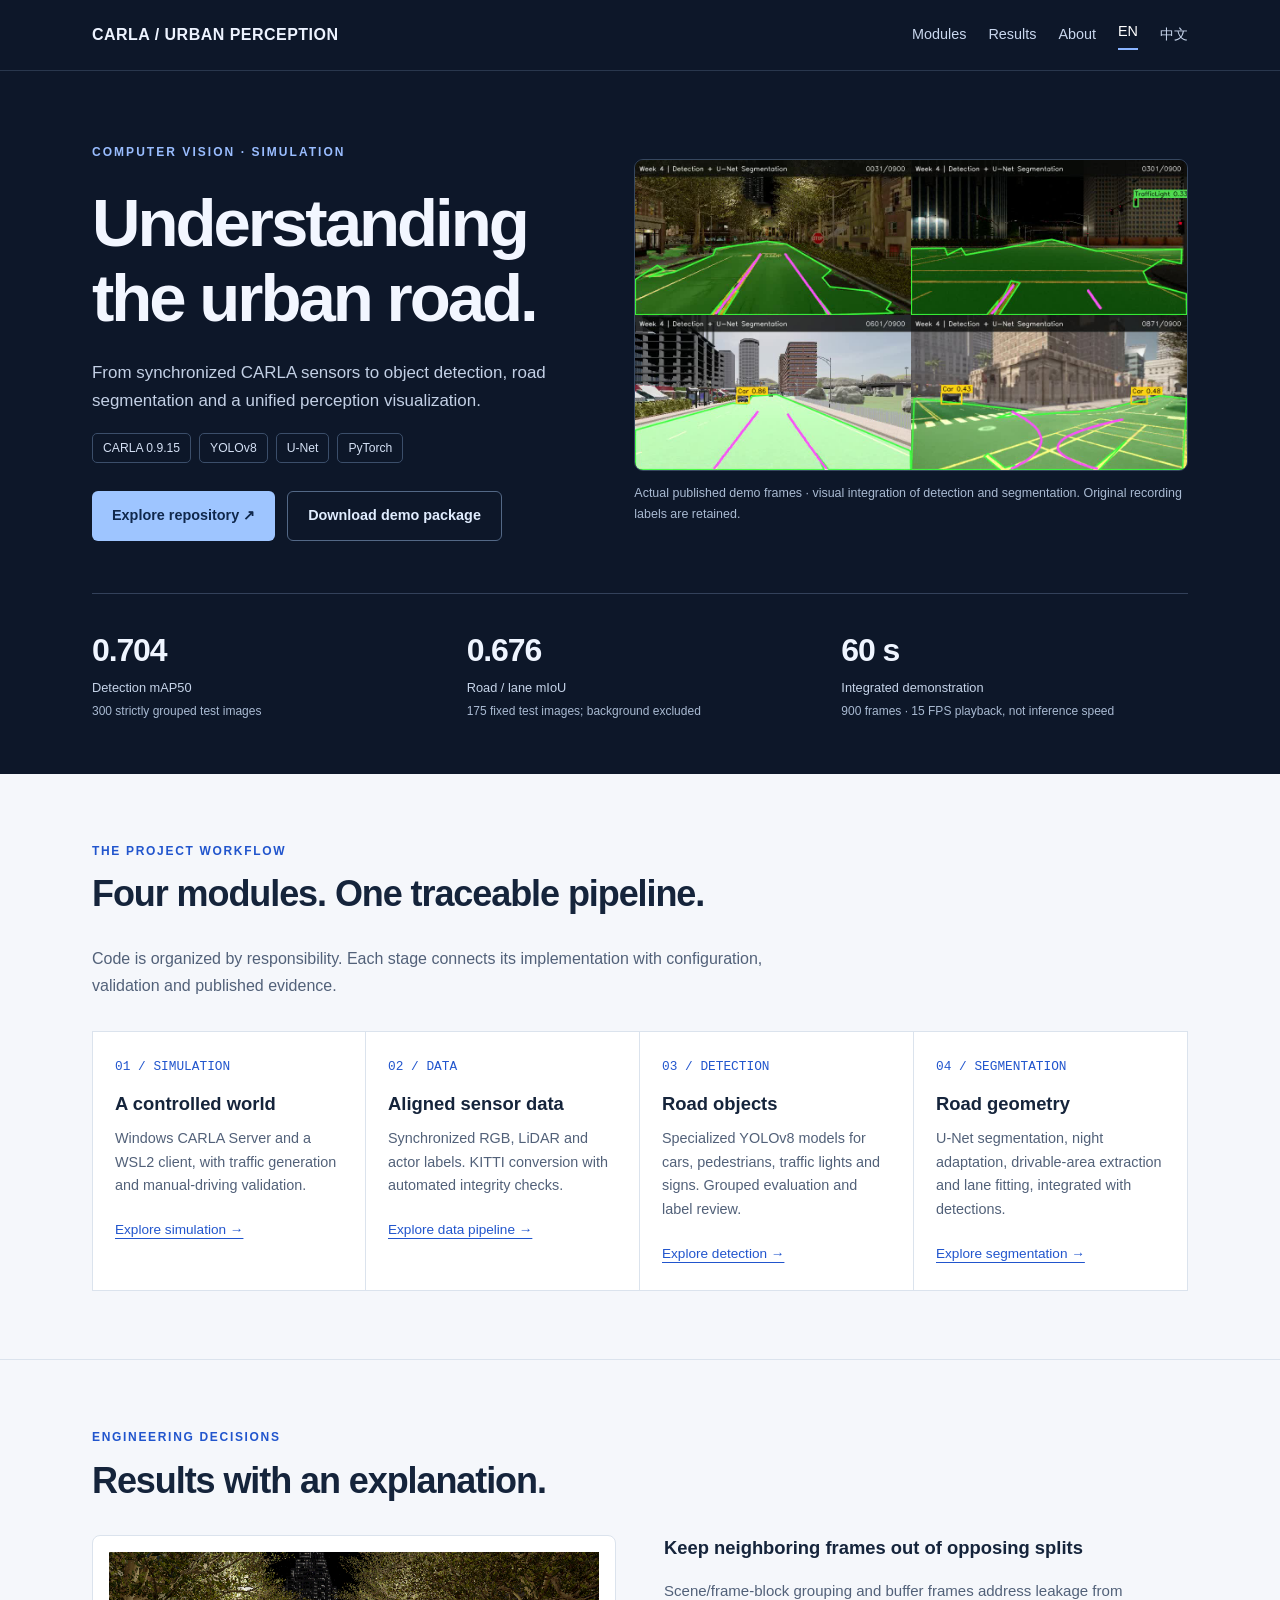
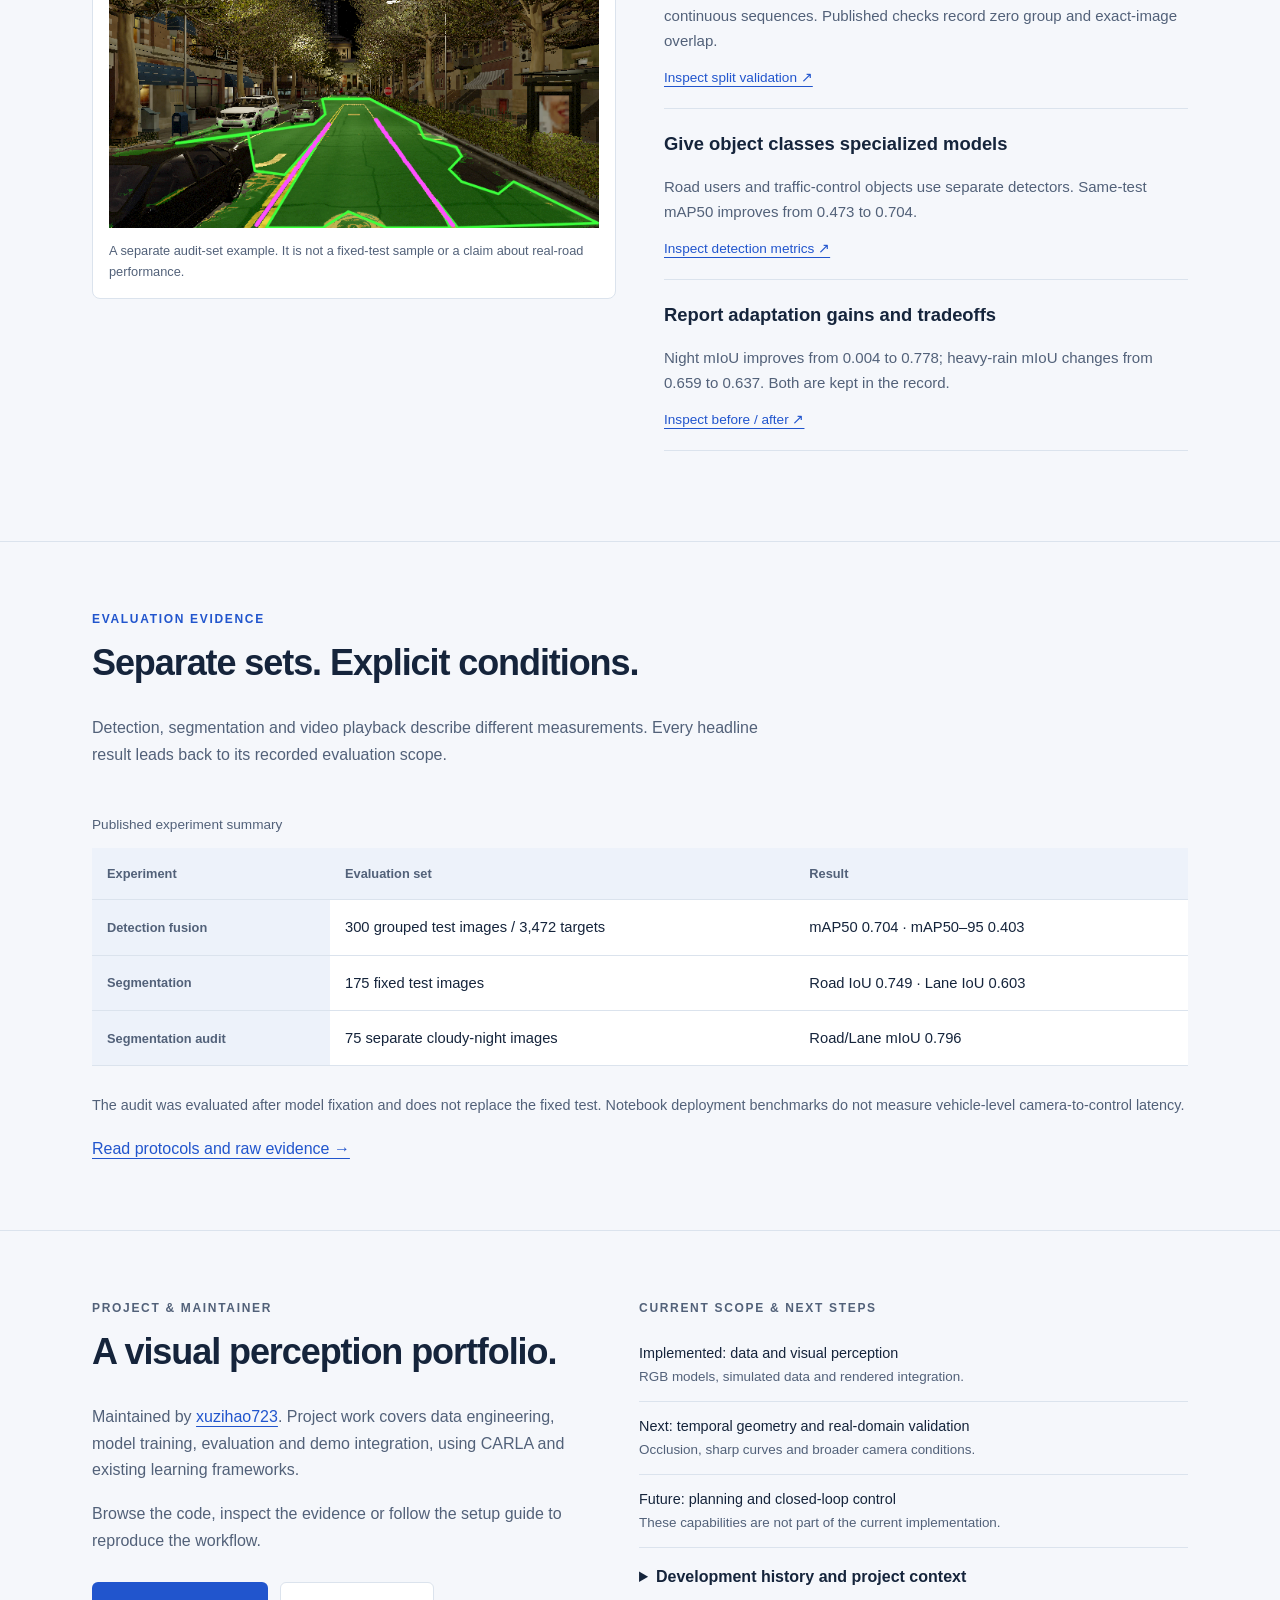
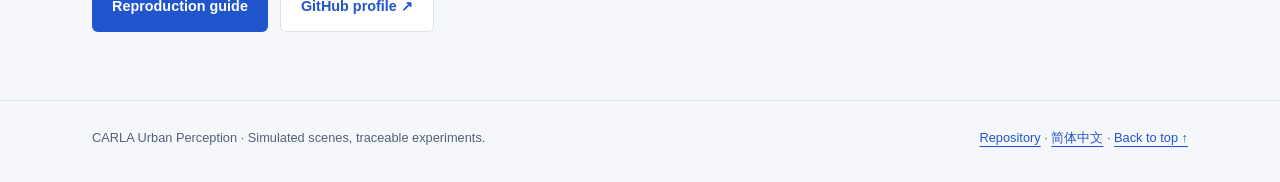
<file: site/index.html>
<!doctype html>
<html lang="en">
<head>
  <meta charset="utf-8"><meta name="viewport" content="width=device-width, initial-scale=1">
  <title>CARLA Urban Perception · xuzihao723</title>
  <meta name="description" content="A CARLA visual perception portfolio: synchronized data, YOLOv8 detection, U-Net road segmentation and traceable evaluation.">
  <link rel="alternate" hreflang="zh-CN" href="zh.html"><link rel="stylesheet" href="styles.css">
</head>
<body>
<a class="skip" href="#main">Skip to content</a>
<header class="topbar"><div class="wrap"><a class="brand" href="index.html">CARLA / URBAN PERCEPTION</a><nav aria-label="Main navigation"><a href="#modules">Modules</a><a href="#results">Results</a><a href="#about">About</a><a href="index.html" aria-current="page" lang="en">EN</a><a href="zh.html" lang="zh-CN">中文</a></nav></div></header>
<main id="main">
<section class="hero"><div class="wrap">
  <div class="hero-grid"><div><p class="eyebrow">Computer vision · Simulation</p><h1>Understanding<br>the urban road.</h1><p class="intro">From synchronized CARLA sensors to object detection, road segmentation and a unified perception visualization.</p><div class="tags"><span>CARLA 0.9.15</span><span>YOLOv8</span><span>U-Net</span><span>PyTorch</span></div><div class="actions"><a class="button" href="https://github.com/xuzihao723/xiaomi-auto-drive">Explore repository ↗</a><a class="button secondary" href="https://github.com/xuzihao723/xiaomi-auto-drive/releases/download/week4-submission/xiaomi_week4.zip">Download demo package</a></div></div><figure><img src="assets/fusion-preview.jpg" alt="Four actual CARLA video frames showing detection boxes, green drivable areas and magenta fitted lanes in day and night scenes" width="1280" height="720"><figcaption>Actual published demo frames · visual integration of detection and segmentation. Original recording labels are retained.</figcaption></figure></div>
  <div class="stats"><div><strong>0.704</strong><span>Detection mAP50</span><small>300 strictly grouped test images</small></div><div><strong>0.676</strong><span>Road / lane mIoU</span><small>175 fixed test images; background excluded</small></div><div><strong>60 s</strong><span>Integrated demonstration</span><small>900 frames · 15 FPS playback, not inference speed</small></div></div>
</div></section>
<section class="content" id="modules"><div class="wrap"><p class="section-label">The project workflow</p><h2>Four modules. One traceable pipeline.</h2><p class="section-intro">Code is organized by responsibility. Each stage connects its implementation with configuration, validation and published evidence.</p><ol class="pipeline">
  <li><span class="number">01 / SIMULATION</span><h3>A controlled world</h3><p>Windows CARLA Server and a WSL2 client, with traffic generation and manual-driving validation.</p><a href="https://github.com/xuzihao723/xiaomi-auto-drive/tree/main/simulation">Explore simulation →</a></li>
  <li><span class="number">02 / DATA</span><h3>Aligned sensor data</h3><p>Synchronized RGB, LiDAR and actor labels. KITTI conversion with automated integrity checks.</p><a href="https://github.com/xuzihao723/xiaomi-auto-drive/tree/main/data-pipeline">Explore data pipeline →</a></li>
  <li><span class="number">03 / DETECTION</span><h3>Road objects</h3><p>Specialized YOLOv8 models for cars, pedestrians, traffic lights and signs. Grouped evaluation and label review.</p><a href="https://github.com/xuzihao723/xiaomi-auto-drive/tree/main/object-detection">Explore detection →</a></li>
  <li><span class="number">04 / SEGMENTATION</span><h3>Road geometry</h3><p>U-Net segmentation, night adaptation, drivable-area extraction and lane fitting, integrated with detections.</p><a href="https://github.com/xuzihao723/xiaomi-auto-drive/tree/main/road-segmentation">Explore segmentation →</a></li>
</ol></div></section>
<section class="content"><div class="wrap"><p class="section-label">Engineering decisions</p><h2>Results with an explanation.</h2><div class="evidence-grid"><figure><img src="assets/lane-fit.png" alt="Published road-segmentation and lane-geometry example from the separate audit set" loading="lazy"><figcaption>A separate audit-set example. It is not a fixed-test sample or a claim about real-road performance.</figcaption></figure><ul class="decisions">
<li><h3>Keep neighboring frames out of opposing splits</h3><p>Scene/frame-block grouping and buffer frames address leakage from continuous sequences. Published checks record zero group and exact-image overlap.</p><a href="https://github.com/xuzihao723/xiaomi-auto-drive/blob/main/object-detection/reports/grouped_validation.json">Inspect split validation ↗</a></li>
<li><h3>Give object classes specialized models</h3><p>Road users and traffic-control objects use separate detectors. Same-test mAP50 improves from 0.473 to 0.704.</p><a href="https://github.com/xuzihao723/xiaomi-auto-drive/blob/main/object-detection/reports/evaluation_metrics_fusion_test.json">Inspect detection metrics ↗</a></li>
<li><h3>Report adaptation gains and tradeoffs</h3><p>Night mIoU improves from 0.004 to 0.778; heavy-rain mIoU changes from 0.659 to 0.637. Both are kept in the record.</p><a href="https://github.com/xuzihao723/xiaomi-auto-drive/blob/main/road-segmentation/reports/night_adaptation_comparison.json">Inspect before / after ↗</a></li>
</ul></div></div></section>
<section class="content" id="results"><div class="wrap"><p class="section-label">Evaluation evidence</p><h2>Separate sets. Explicit conditions.</h2><p class="section-intro">Detection, segmentation and video playback describe different measurements. Every headline result leads back to its recorded evaluation scope.</p><div class="table-wrap"><table><caption>Published experiment summary</caption><thead><tr><th scope="col">Experiment</th><th scope="col">Evaluation set</th><th scope="col">Result</th></tr></thead><tbody><tr><th scope="row">Detection fusion</th><td>300 grouped test images / 3,472 targets</td><td>mAP50 0.704 · mAP50–95 0.403</td></tr><tr><th scope="row">Segmentation</th><td>175 fixed test images</td><td>Road IoU 0.749 · Lane IoU 0.603</td></tr><tr><th scope="row">Segmentation audit</th><td>75 separate cloudy-night images</td><td>Road/Lane mIoU 0.796</td></tr></tbody></table></div><p class="note">The audit was evaluated after model fixation and does not replace the fixed test. Notebook deployment benchmarks do not measure vehicle-level camera-to-control latency.</p><a href="https://github.com/xuzihao723/xiaomi-auto-drive/blob/main/docs/experiments.md">Read protocols and raw evidence →</a></div></section>
<section class="content" id="about"><div class="wrap author"><div><p class="section-label">Project & maintainer</p><h2>A visual perception portfolio.</h2><p>Maintained by <a href="https://github.com/xuzihao723">xuzihao723</a>. Project work covers data engineering, model training, evaluation and demo integration, using CARLA and existing learning frameworks.</p><p>Browse the code, inspect the evidence or follow the setup guide to reproduce the workflow.</p><div class="actions"><a class="button" href="https://github.com/xuzihao723/xiaomi-auto-drive/blob/main/docs/getting-started.md">Reproduction guide</a><a class="button secondary" href="https://github.com/xuzihao723">GitHub profile ↗</a></div></div><div><p class="section-label">Current scope & next steps</p><ul class="next"><li>Implemented: data and visual perception<span>RGB models, simulated data and rendered integration.</span></li><li>Next: temporal geometry and real-domain validation<span>Occlusion, sharp curves and broader camera conditions.</span></li><li>Future: planning and closed-loop control<span>These capabilities are not part of the current implementation.</span></li></ul><details><summary>Development history and project context</summary><p>Original four-week milestones remain in the <a href="https://github.com/xuzihao723/xiaomi-auto-drive/blob/main/docs/development-log.md">development log</a>. This is an independent learning and simulation project, not an official Xiaomi product.</p></details></div></div></section>
</main>
<footer class="footer"><div class="wrap"><p>CARLA Urban Perception · Simulated scenes, traceable experiments.</p><p><a href="https://github.com/xuzihao723/xiaomi-auto-drive">Repository</a> · <a href="zh.html" lang="zh-CN">简体中文</a> · <a href="#main">Back to top ↑</a></p></div></footer>
</body></html>
</file>
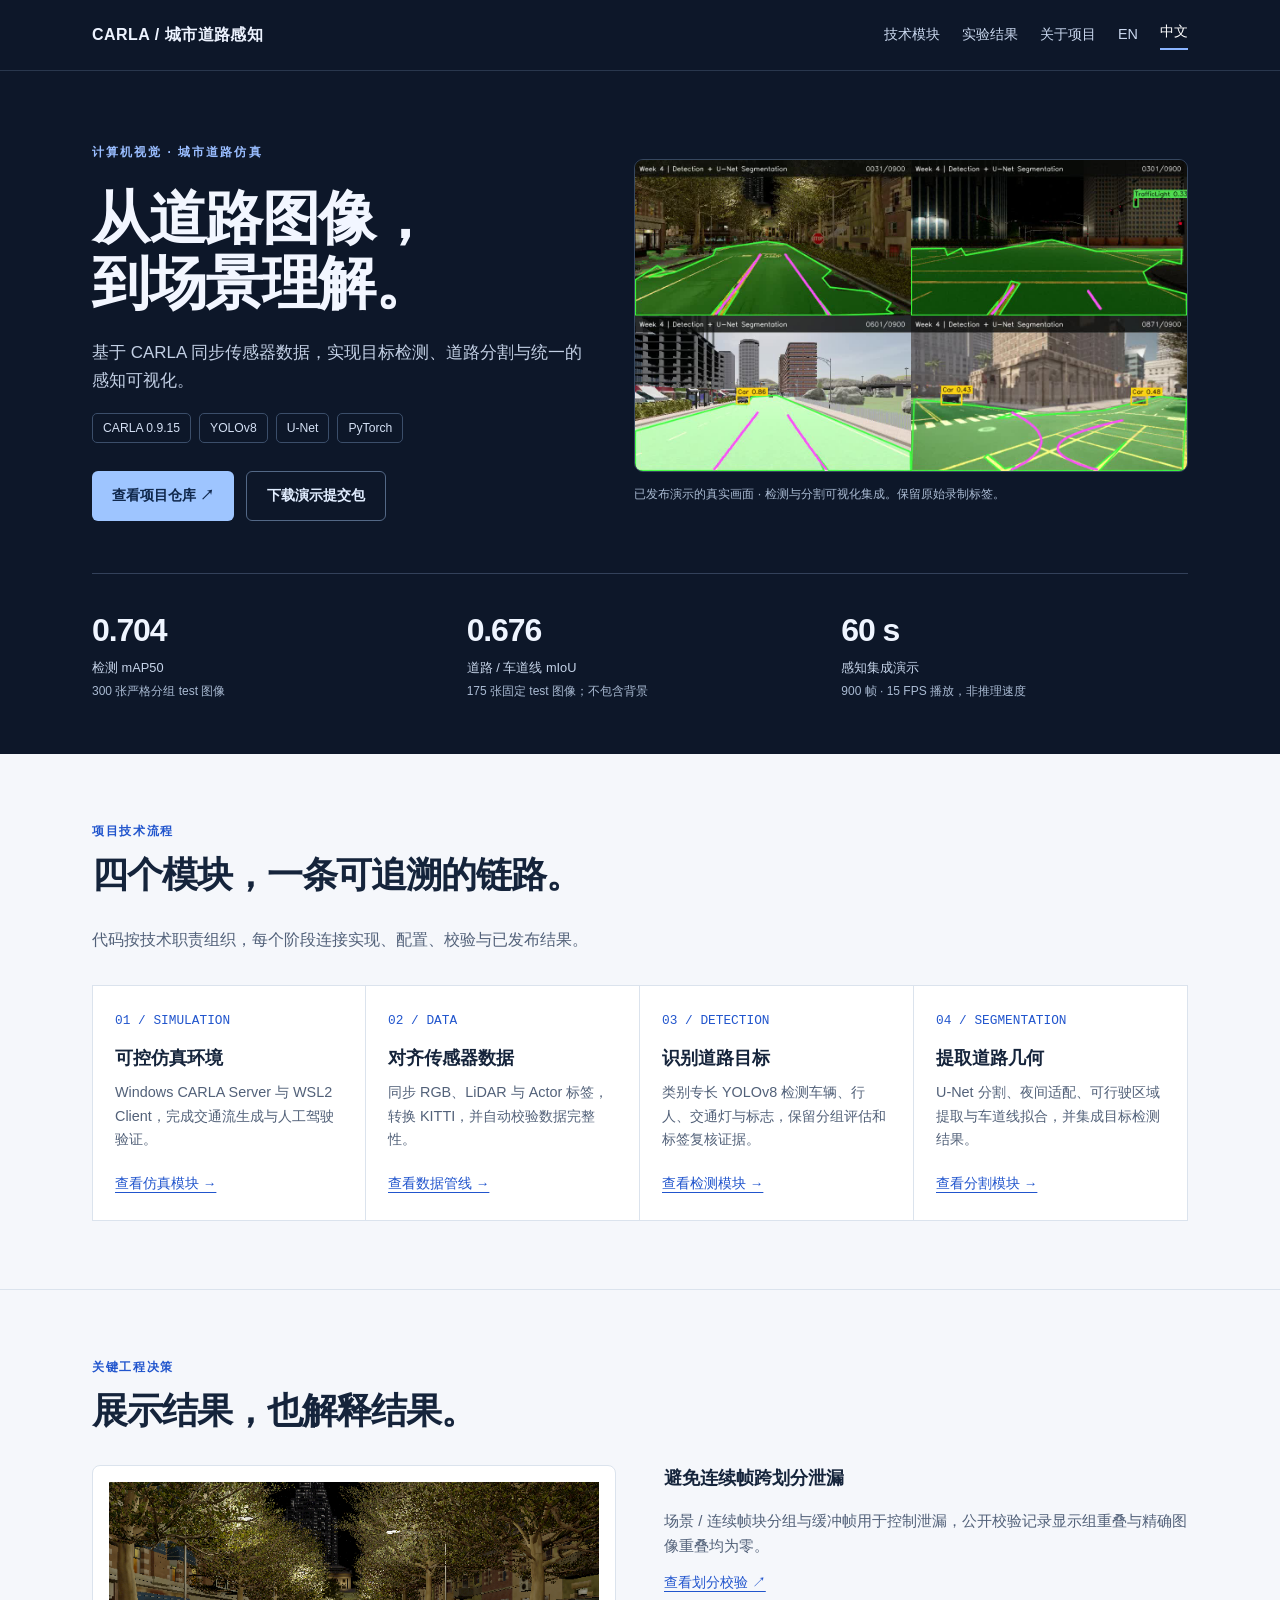
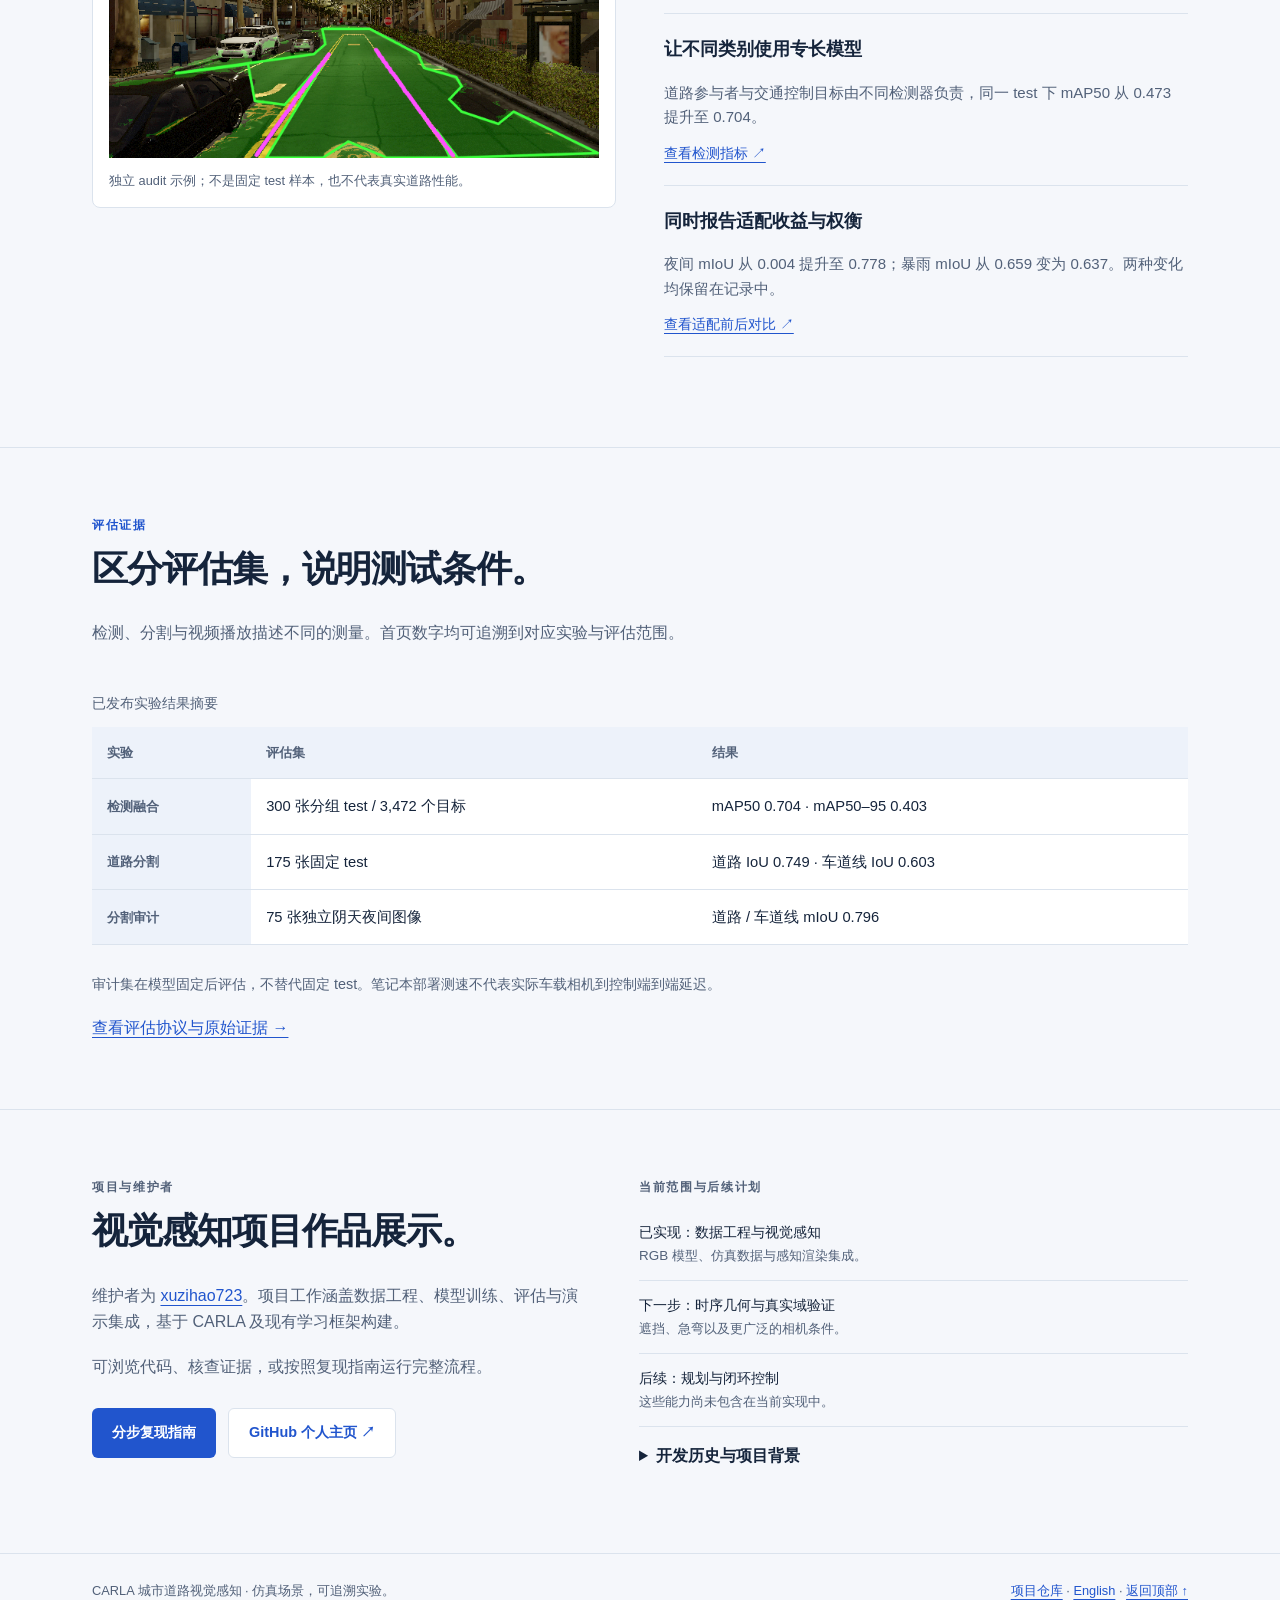
<file: site/zh.html>
<!doctype html>
<html lang="zh-CN">
<head><meta charset="utf-8"><meta name="viewport" content="width=device-width, initial-scale=1"><title>CARLA 城市道路视觉感知 · xuzihao723</title><meta name="description" content="CARLA 视觉感知作品展示：同步数据采集、YOLOv8 检测、U-Net 道路分割与可追溯评估。"><link rel="alternate" hreflang="en" href="index.html"><link rel="stylesheet" href="styles.css"></head>
<body class="zh">
<a class="skip" href="#main">跳转到正文</a>
<header class="topbar"><div class="wrap"><a class="brand" href="zh.html">CARLA / 城市道路感知</a><nav aria-label="主导航"><a href="#modules">技术模块</a><a href="#results">实验结果</a><a href="#about">关于项目</a><a href="index.html" lang="en">EN</a><a href="zh.html" aria-current="page">中文</a></nav></div></header>
<main id="main">
<section class="hero"><div class="wrap"><div class="hero-grid"><div><p class="eyebrow">计算机视觉 · 城市道路仿真</p><h1>从道路图像，<br>到场景理解。</h1><p class="intro">基于 CARLA 同步传感器数据，实现目标检测、道路分割与统一的感知可视化。</p><div class="tags"><span>CARLA 0.9.15</span><span>YOLOv8</span><span>U-Net</span><span>PyTorch</span></div><div class="actions"><a class="button" href="https://github.com/xuzihao723/xiaomi-auto-drive/blob/main/README.zh-CN.md">查看项目仓库 ↗</a><a class="button secondary" href="https://github.com/xuzihao723/xiaomi-auto-drive/releases/download/week4-submission/xiaomi_week4.zip">下载演示提交包</a></div></div><figure><img src="assets/fusion-preview.jpg" alt="四张实际 CARLA 视频帧：白天与夜间场景中的检测框、绿色可行驶区域和品红色拟合车道线" width="1280" height="720"><figcaption>已发布演示的真实画面 · 检测与分割可视化集成。保留原始录制标签。</figcaption></figure></div><div class="stats"><div><strong>0.704</strong><span>检测 mAP50</span><small>300 张严格分组 test 图像</small></div><div><strong>0.676</strong><span>道路 / 车道线 mIoU</span><small>175 张固定 test 图像；不包含背景</small></div><div><strong>60 s</strong><span>感知集成演示</span><small>900 帧 · 15 FPS 播放，非推理速度</small></div></div></div></section>
<section class="content" id="modules"><div class="wrap"><p class="section-label">项目技术流程</p><h2>四个模块，一条可追溯的链路。</h2><p class="section-intro">代码按技术职责组织，每个阶段连接实现、配置、校验与已发布结果。</p><ol class="pipeline">
<li><span class="number">01 / SIMULATION</span><h3>可控仿真环境</h3><p>Windows CARLA Server 与 WSL2 Client，完成交通流生成与人工驾驶验证。</p><a href="https://github.com/xuzihao723/xiaomi-auto-drive/blob/main/simulation/README.zh-CN.md">查看仿真模块 →</a></li>
<li><span class="number">02 / DATA</span><h3>对齐传感器数据</h3><p>同步 RGB、LiDAR 与 Actor 标签，转换 KITTI，并自动校验数据完整性。</p><a href="https://github.com/xuzihao723/xiaomi-auto-drive/blob/main/data-pipeline/README.zh-CN.md">查看数据管线 →</a></li>
<li><span class="number">03 / DETECTION</span><h3>识别道路目标</h3><p>类别专长 YOLOv8 检测车辆、行人、交通灯与标志，保留分组评估和标签复核证据。</p><a href="https://github.com/xuzihao723/xiaomi-auto-drive/blob/main/object-detection/README.zh-CN.md">查看检测模块 →</a></li>
<li><span class="number">04 / SEGMENTATION</span><h3>提取道路几何</h3><p>U-Net 分割、夜间适配、可行驶区域提取与车道线拟合，并集成目标检测结果。</p><a href="https://github.com/xuzihao723/xiaomi-auto-drive/blob/main/road-segmentation/README.zh-CN.md">查看分割模块 →</a></li>
</ol></div></section>
<section class="content"><div class="wrap"><p class="section-label">关键工程决策</p><h2>展示结果，也解释结果。</h2><div class="evidence-grid"><figure><img src="assets/lane-fit.png" alt="独立审计集上的已发布道路分割与车道线几何示例" loading="lazy"><figcaption>独立 audit 示例；不是固定 test 样本，也不代表真实道路性能。</figcaption></figure><ul class="decisions">
<li><h3>避免连续帧跨划分泄漏</h3><p>场景 / 连续帧块分组与缓冲帧用于控制泄漏，公开校验记录显示组重叠与精确图像重叠均为零。</p><a href="https://github.com/xuzihao723/xiaomi-auto-drive/blob/main/object-detection/reports/grouped_validation.json">查看划分校验 ↗</a></li>
<li><h3>让不同类别使用专长模型</h3><p>道路参与者与交通控制目标由不同检测器负责，同一 test 下 mAP50 从 0.473 提升至 0.704。</p><a href="https://github.com/xuzihao723/xiaomi-auto-drive/blob/main/object-detection/reports/evaluation_metrics_fusion_test.json">查看检测指标 ↗</a></li>
<li><h3>同时报告适配收益与权衡</h3><p>夜间 mIoU 从 0.004 提升至 0.778；暴雨 mIoU 从 0.659 变为 0.637。两种变化均保留在记录中。</p><a href="https://github.com/xuzihao723/xiaomi-auto-drive/blob/main/road-segmentation/reports/night_adaptation_comparison.json">查看适配前后对比 ↗</a></li>
</ul></div></div></section>
<section class="content" id="results"><div class="wrap"><p class="section-label">评估证据</p><h2>区分评估集，说明测试条件。</h2><p class="section-intro">检测、分割与视频播放描述不同的测量。首页数字均可追溯到对应实验与评估范围。</p><div class="table-wrap"><table><caption>已发布实验结果摘要</caption><thead><tr><th scope="col">实验</th><th scope="col">评估集</th><th scope="col">结果</th></tr></thead><tbody><tr><th scope="row">检测融合</th><td>300 张分组 test / 3,472 个目标</td><td>mAP50 0.704 · mAP50–95 0.403</td></tr><tr><th scope="row">道路分割</th><td>175 张固定 test</td><td>道路 IoU 0.749 · 车道线 IoU 0.603</td></tr><tr><th scope="row">分割审计</th><td>75 张独立阴天夜间图像</td><td>道路 / 车道线 mIoU 0.796</td></tr></tbody></table></div><p class="note">审计集在模型固定后评估，不替代固定 test。笔记本部署测速不代表实际车载相机到控制端到端延迟。</p><a href="https://github.com/xuzihao723/xiaomi-auto-drive/blob/main/docs/experiments.md">查看评估协议与原始证据 →</a></div></section>
<section class="content" id="about"><div class="wrap author"><div><p class="section-label">项目与维护者</p><h2>视觉感知项目作品展示。</h2><p>维护者为 <a href="https://github.com/xuzihao723">xuzihao723</a>。项目工作涵盖数据工程、模型训练、评估与演示集成，基于 CARLA 及现有学习框架构建。</p><p>可浏览代码、核查证据，或按照复现指南运行完整流程。</p><div class="actions"><a class="button" href="https://github.com/xuzihao723/xiaomi-auto-drive/blob/main/docs/getting-started.md">分步复现指南</a><a class="button secondary" href="https://github.com/xuzihao723">GitHub 个人主页 ↗</a></div></div><div><p class="section-label">当前范围与后续计划</p><ul class="next"><li>已实现：数据工程与视觉感知<span>RGB 模型、仿真数据与感知渲染集成。</span></li><li>下一步：时序几何与真实域验证<span>遮挡、急弯以及更广泛的相机条件。</span></li><li>后续：规划与闭环控制<span>这些能力尚未包含在当前实现中。</span></li></ul><details><summary>开发历史与项目背景</summary><p>原始四周过程保留在 <a href="https://github.com/xuzihao723/xiaomi-auto-drive/blob/main/docs/development-log.md">development log</a> 中。本项目用于独立学习与仿真，不代表小米汽车官方产品。</p></details></div></div></section>
</main><footer class="footer"><div class="wrap"><p>CARLA 城市道路视觉感知 · 仿真场景，可追溯实验。</p><p><a href="https://github.com/xuzihao723/xiaomi-auto-drive">项目仓库</a> · <a href="index.html" lang="en">English</a> · <a href="#main">返回顶部 ↑</a></p></div></footer>
</body></html>
</file>
<file: site/styles.css>
:root{color-scheme:light;--ink:#15243b;--muted:#526179;--blue:#2155cd;--line:#dbe3ed;--paper:#f5f7fb;--dark:#0d1729}

*{box-sizing:border-box}
html{scroll-behavior:smooth}
body{margin:0;background:var(--paper);color:var(--ink);font-family:Inter,-apple-system,BlinkMacSystemFont,"Segoe UI","Microsoft YaHei",sans-serif;line-height:1.65}
a{color:var(--blue);text-underline-offset:4px}
a:hover{text-decoration-thickness:2px}
a:focus-visible,summary:focus-visible{outline:3px solid #f6ad32;outline-offset:5px}
img{display:block;max-width:100%;height:auto}
h1,h2,h3,p{margin-top:0}
h1{font-size:clamp(2.3rem,5.5vw,4.2rem);line-height:1.12;letter-spacing:-.045em;font-weight:650;margin-bottom:24px}
h2{font-size:clamp(1.65rem,3vw,2.25rem);line-height:1.25;letter-spacing:-.03em}
h3{font-size:1.15rem;line-height:1.4}
p{margin-bottom:18px}
.wrap{max-width:1160px;margin:auto;padding-inline:32px}
.skip{position:absolute;left:16px;top:-100px;background:white;padding:10px;z-index:10}
.skip:focus{top:12px}
.topbar{background:var(--dark);border-bottom:1px solid #29374d;color:#edf3ff}
.topbar .wrap{display:flex;gap:24px;align-items:center;justify-content:space-between;padding-block:20px}
.brand{color:#edf3ff;text-decoration:none;font-weight:650;letter-spacing:.03em}
.topbar nav{display:flex;gap:22px;flex-wrap:wrap;align-items:center}
.topbar nav a{color:#c9d7ee;font-size:.9rem;text-decoration:none}
.topbar nav a[aria-current]{color:white;border-bottom:2px solid #8ab4ff;padding-bottom:4px}
.hero{background:var(--dark);color:#f2f6ff;padding:72px 0 52px}
.eyebrow{font-size:.75rem;font-weight:650;letter-spacing:.17em;text-transform:uppercase;color:#99bdff;margin-bottom:22px}
.hero-grid{display:grid;grid-template-columns:1fr 1.12fr;gap:48px;align-items:center}
.hero .intro{color:#c3d0e5;max-width:530px;font-size:1.06rem}
.tags{display:flex;flex-wrap:wrap;gap:8px;margin-bottom:25px}
.tags span{font-size:.76rem;padding:4px 10px;border:1px solid #3b4e6a;border-radius:5px;color:#d4e0f4}
.actions{display:flex;flex-wrap:wrap;gap:12px;margin-top:28px}
.button{display:inline-flex;align-items:center;justify-content:center;padding:12px 20px;background:#9ec5ff;color:#10284c;border-radius:6px;text-decoration:none;font-size:.9rem;font-weight:650}
.button.secondary{background:transparent;border:1px solid #536886;color:#e1edff}
.hero figure{margin:0}
.hero figure img{border:1px solid #36475f;border-radius:9px;width:100%}
.hero figcaption{color:#a9bad2;font-size:.78rem;margin-top:12px}
.stats{display:grid;grid-template-columns:repeat(3,1fr);gap:28px;margin-top:52px;padding-top:30px;border-top:1px solid #33415a}
.stats strong{font-size:2rem;color:#eff5ff;font-weight:600;letter-spacing:-.035em}
.stats span{display:block;color:#c6d4e9;font-size:.8rem}
.stats small{display:block;color:#a9bad2;font-size:.75rem;margin-top:4px}
section.content{padding:68px 0;border-bottom:1px solid var(--line)}
.section-intro{max-width:690px;color:var(--muted)}
.section-label{font-size:.75rem;font-weight:650;letter-spacing:.14em;text-transform:uppercase;color:var(--blue);margin-bottom:10px}
.pipeline{display:grid;grid-template-columns:repeat(4,1fr);list-style:none;margin:32px 0 0;padding:0;gap:0}
.pipeline li{padding:24px 22px;background:white;border:1px solid var(--line);position:relative}
.pipeline li+li{border-left:0}
.pipeline .number{font-family:ui-monospace,monospace;color:var(--blue);font-size:.8rem;display:block;margin-bottom:14px}
.pipeline h3{margin-bottom:10px}
.pipeline p{font-size:.9rem;color:var(--muted);margin-bottom:18px}
.pipeline a{font-size:.85rem}
.evidence-grid{display:grid;grid-template-columns:1fr 1fr;gap:48px;align-items:start;margin-top:32px}
.evidence-grid figure{margin:0;background:white;border:1px solid var(--line);padding:16px;border-radius:8px}
.evidence-grid figcaption{font-size:.8rem;color:var(--muted);margin-top:12px}
.decisions{list-style:none;padding:0;margin:0}
.decisions li{border-bottom:1px solid var(--line);padding:0 0 18px;margin-bottom:22px}
.decisions p{color:var(--muted);font-size:.94rem;margin-bottom:10px}
.decisions a{font-size:.85rem}
.table-wrap{overflow-x:auto}
table{width:100%;border-collapse:collapse;background:white;margin-block:28px;font-size:.92rem}
caption{text-align:left;color:var(--muted);font-size:.85rem;padding-bottom:12px}
th,td{text-align:left;padding:15px;border-bottom:1px solid var(--line)}
th{color:var(--muted);font-size:.8rem;font-weight:600;background:#edf2fa}
.note{color:var(--muted);font-size:.9rem}
.author{display:grid;grid-template-columns:1fr 1.1fr;gap:48px}
.author p{color:var(--muted)}
.author .actions .button{background:var(--blue);color:white}
.author .actions .secondary{background:white;color:var(--blue);border-color:var(--line)}
.next{list-style:none;padding:0;margin:0}
.next li{padding:13px 0;border-bottom:1px solid var(--line);font-size:.9rem}
.next span{display:block;color:var(--muted);font-size:.84rem}
.footer{padding:26px 0 34px;color:var(--muted);font-size:.8rem}
.footer .wrap{display:flex;justify-content:space-between;gap:20px;flex-wrap:wrap}
.footer p{margin:0}
details{padding:16px 0}
summary{cursor:pointer;font-weight:600}
details p{margin-top:12px}
.zh h1{letter-spacing:-.025em;font-size:clamp(2.2rem,4.8vw,3.65rem)}

@media(max-width:900px){.hero-grid,.evidence-grid,.author{grid-template-columns:1fr}
.hero-grid{gap:32px}
.hero figure{max-width:720px}
.pipeline{grid-template-columns:repeat(2,1fr);gap:12px}
.pipeline li+li{border-left:1px solid var(--line)}
}

@media(max-width:540px){.wrap{padding-inline:20px}
.topbar .wrap{align-items:flex-start;flex-direction:column;gap:12px}
.topbar nav{gap:17px}
.hero{padding-top:44px}
.stats{grid-template-columns:1fr;gap:20px;margin-top:34px}
.stats>div{display:grid;grid-template-columns:100px 1fr;align-items:center}
.stats small{grid-column:2}
.pipeline{grid-template-columns:1fr}
.pipeline li{padding:21px}
.hero-grid{gap:28px}
section.content{padding-block:44px}
.evidence-grid,.author{gap:28px}
th,td{padding:12px 10px}
h1{font-size:2.5rem}
.zh h1{font-size:2.25rem}
}

@media(prefers-reduced-motion:reduce){html{scroll-behavior:auto}
}
</file>
